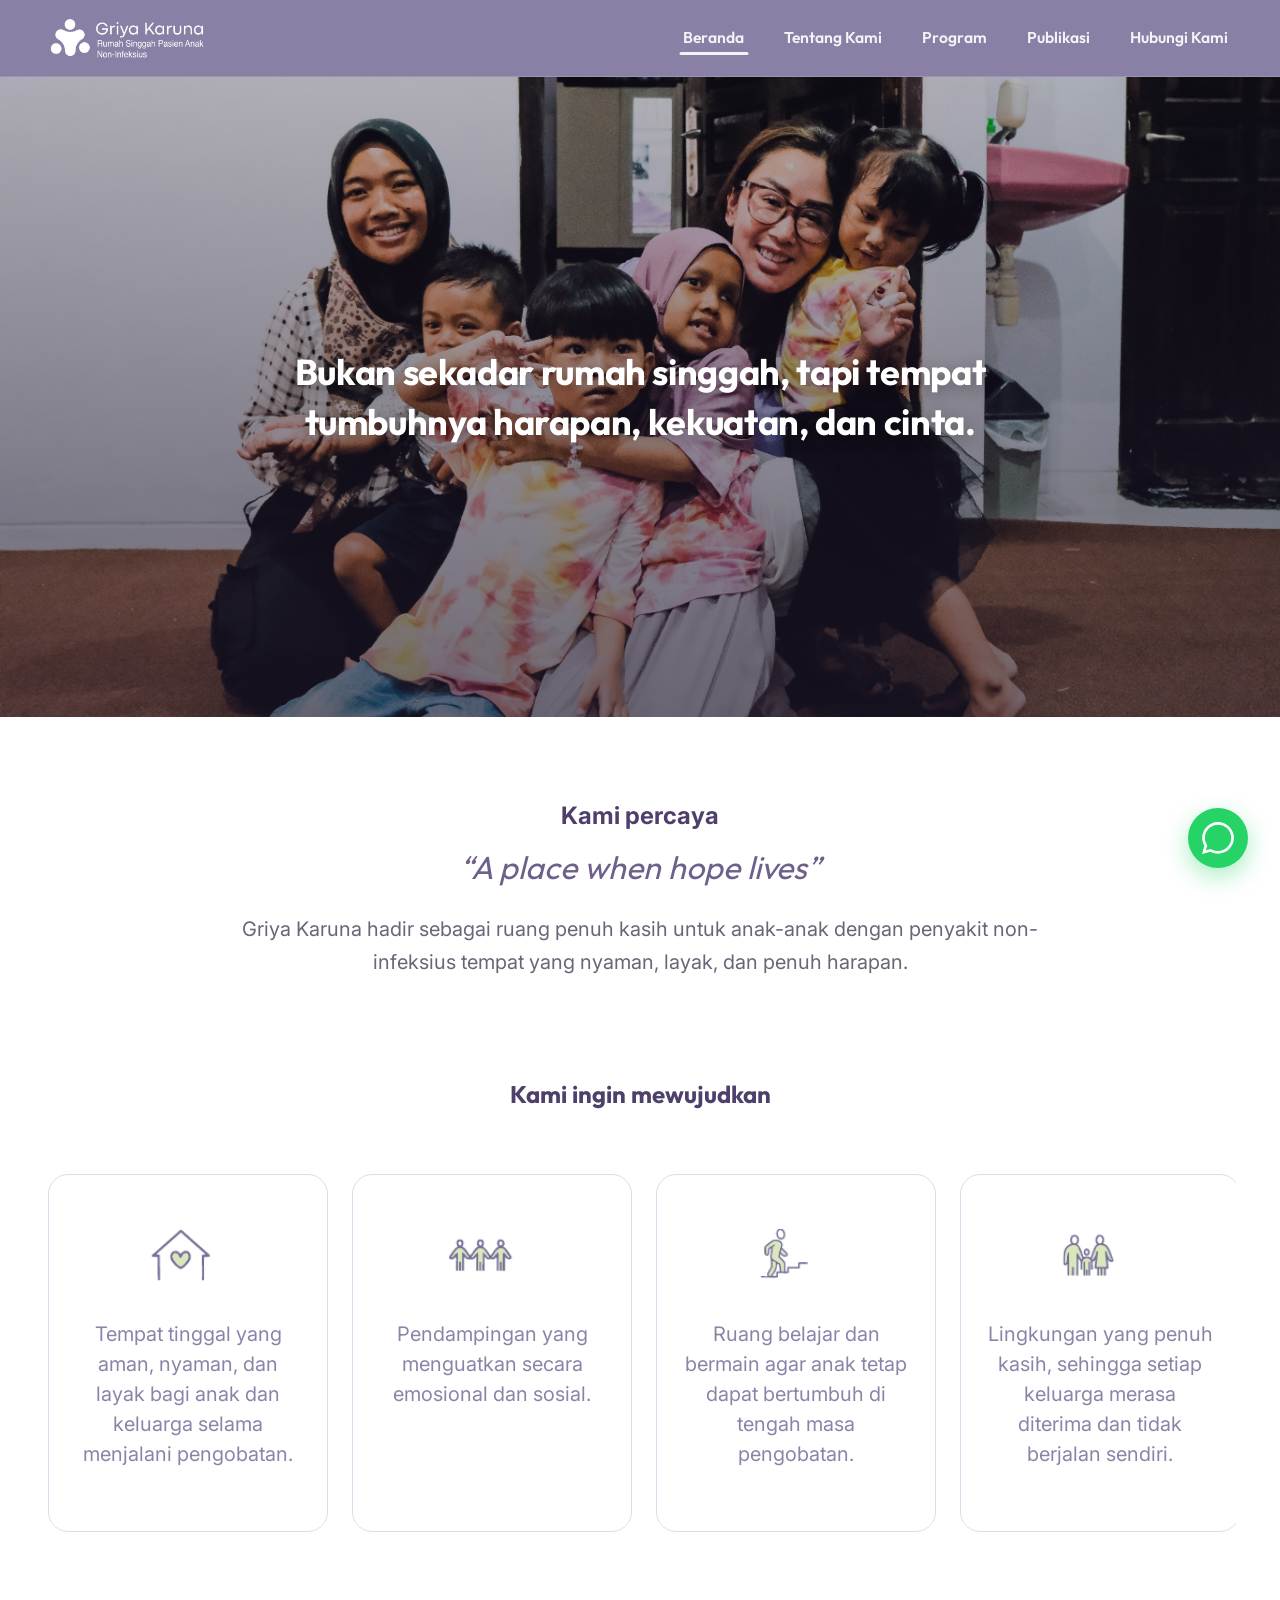
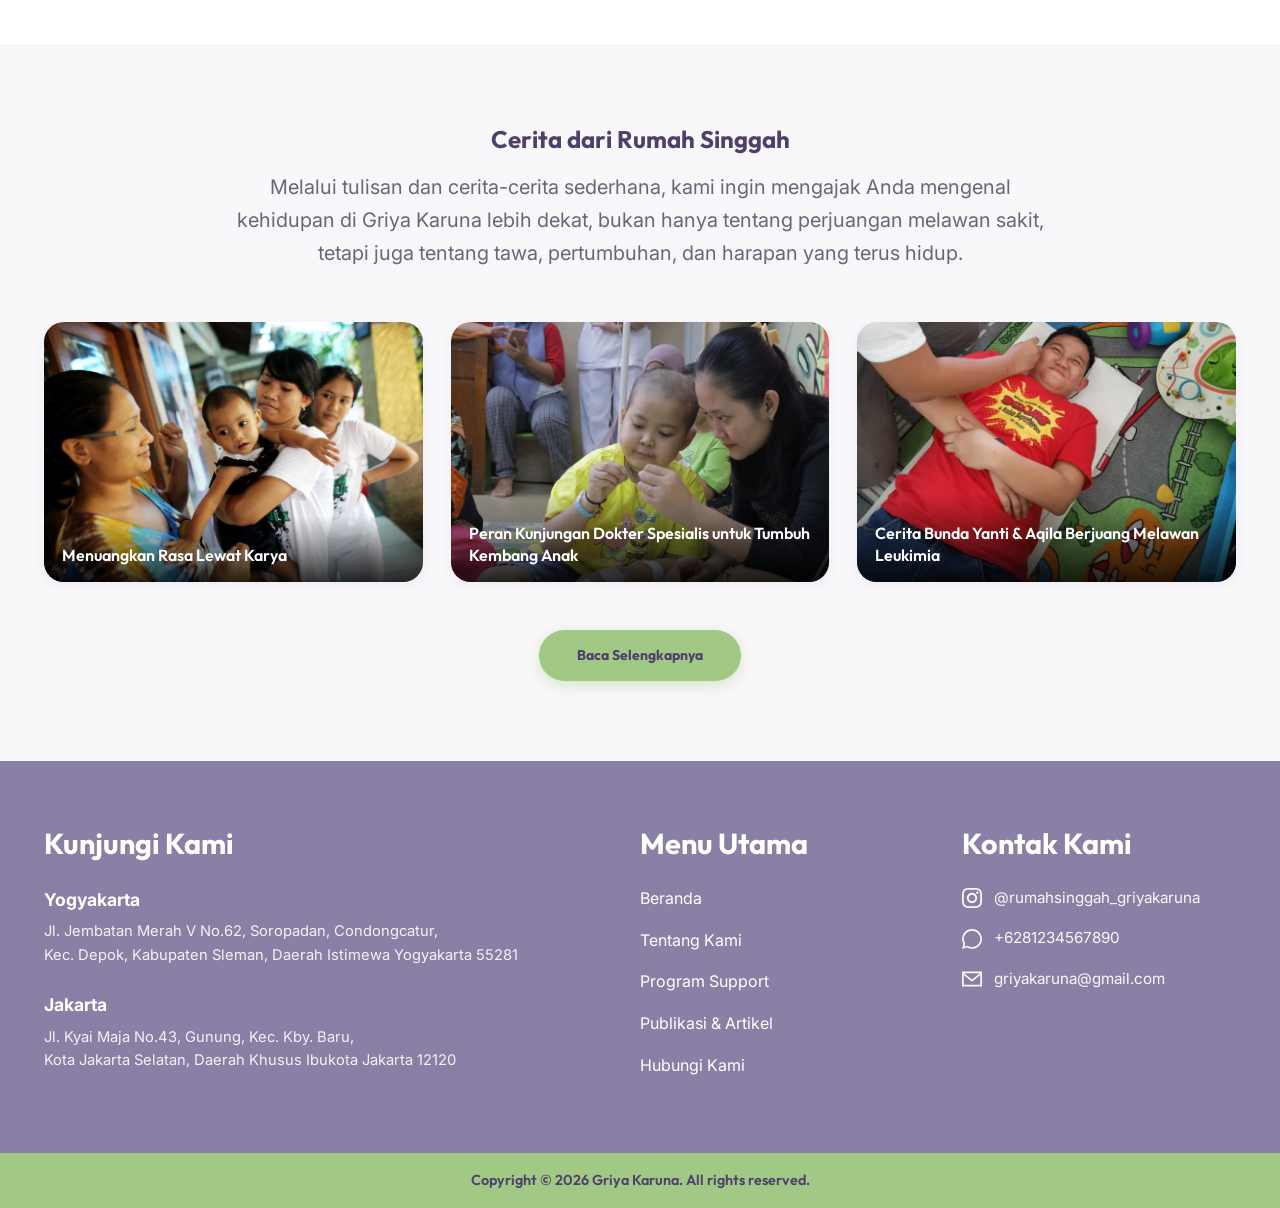
<file: index.html>
<!DOCTYPE html>
<html lang="id">
<head>
  <meta charset="UTF-8">
  <meta name="viewport" content="width=device-width, initial-scale=1.0">
  <title>Griya Karuna – Rumah Singgah Pasien Anak</title>
  <link rel="preconnect" href="https://fonts.googleapis.com">
  <link rel="preconnect" href="https://fonts.gstatic.com" crossorigin>
  <link href="https://fonts.googleapis.com/css2?family=Inter:wght@400;500;600;700&family=Outfit:ital,wght@0,500;0,600;0,700;1,400;1,600&display=swap" rel="stylesheet">
  <link rel="stylesheet" href="style.css">
  <script src="assets/js/navigation.js" defer></script>
  <script src="assets/js/drag-scroll.js" defer></script>
</head>
<body class="griyakaruna-theme">

  <!-- Header -->
  <header class="site-header">
    <div class="container header-container">
      <a href="index.html" class="site-logo">
        <img src="assets/images/logo_griyakaruna.webp" alt="Griya Karuna Logo" style="height: 48px; width: auto;" />
      </a>

      <nav class="main-navigation">
        <ul>
          <li class="current-menu-item"><a href="index.html">Beranda</a></li>
          <li><a href="tentang-kami.html">Tentang Kami</a></li>
          <li><a href="program.html">Program</a></li>
          <li><a href="publikasi.html">Publikasi</a></li>
          <li><a href="hubungi-kami.html">Hubungi Kami</a></li>
        </ul>
      </nav>

      <button class="mobile-nav-toggle" id="mobile-nav-toggle" aria-label="Open Navigation Menu">
        <svg fill="none" stroke="currentColor" viewBox="0 0 24 24" xmlns="http://www.w3.org/2000/svg">
          <path stroke-linecap="round" stroke-linejoin="round" stroke-width="2" d="M4 6h16M4 12h16M4 18h16"></path>
        </svg>
      </button>
    </div>
  </header>

  <!-- Mobile Drawer Overlay -->
  <div class="mobile-drawer-overlay" id="mobile-drawer-overlay"></div>
  <aside class="mobile-nav-drawer" id="mobile-nav-drawer">
    <div style="display: flex; justify-content: space-between; align-items: center; margin-bottom: 32px;">
      <span class="logo-title" style="font-size: 1.2rem;">Menu Navigation</span>
      <button id="mobile-nav-close" style="background: none; border: none; font-size: 1.5rem; cursor: pointer; color: var(--color-primary);">&times;</button>
    </div>
    <ul style="list-style: none; display: flex; flex-direction: column; gap: 20px; font-size: 1.1rem; font-weight: 600;">
      <li><a href="index.html">Beranda</a></li>
      <li><a href="tentang-kami.html">Tentang Kami</a></li>
      <li><a href="program.html">Program</a></li>
      <li><a href="publikasi.html">Publikasi</a></li>
      <li><a href="hubungi-kami.html">Hubungi Kami</a></li>
    </ul>
  </aside>

  <!-- Hero Section -->
  <section class="hero-section" style="min-height: 560px;">
    <img src="assets/images/hero_exact.webp" alt="Griya Karuna Hero" class="hero-bg-image" />
    <div class="hero-overlay"></div>
    <div class="container hero-content">
      <h1 class="hero-title">
        Bukan sekadar rumah singgah, tapi tempat tumbuhnya harapan, kekuatan, dan cinta.
      </h1>
    </div>
  </section>

  <!-- Vision Section -->
  <section class="section-vision" id="tentang-kami">
    <div class="container">
      <div class="vision-subtitle">Kami percaya</div>
      <h2 class="vision-heading">“A place when hope lives”</h2>
      <p class="vision-description">
        Griya Karuna hadir sebagai ruang penuh kasih untuk anak-anak dengan penyakit non-infeksius tempat yang nyaman, layak, dan penuh harapan.
      </p>
    </div>
  </section>

  <!-- Features Section ("Kami ingin mewujudkan") -->
  <section class="section-features" id="program">
    <div class="container">
      <h2 class="features-title">Kami ingin mewujudkan</h2>

      <div class="features-grid">
        <!-- Card 1 -->
        <div class="feature-card">
          <div class="feature-icon-wrapper">
            <img src="assets/images/icon1.png" alt="Akomodasi Icon" />
          </div>
          <p class="feature-text">
            Tempat tinggal yang aman, nyaman, dan layak bagi anak dan keluarga selama menjalani pengobatan.
          </p>
        </div>

        <!-- Card 2 -->
        <div class="feature-card">
          <div class="feature-icon-wrapper">
            <img src="assets/images/icon2.png" alt="Pendampingan Icon" />
          </div>
          <p class="feature-text">
            Pendampingan yang menguatkan secara emosional dan sosial.
          </p>
        </div>

        <!-- Card 3 -->
        <div class="feature-card">
          <div class="feature-icon-wrapper">
            <img src="assets/images/icon3.png" alt="Ruang Belajar Icon" />
          </div>
          <p class="feature-text">
            Ruang belajar dan bermain agar anak tetap dapat bertumbuh di tengah masa pengobatan.
          </p>
        </div>

        <!-- Card 4 -->
        <div class="feature-card">
          <div class="feature-icon-wrapper">
            <img src="assets/images/icon4.png" alt="Lingkungan Kasih Icon" />
          </div>
          <p class="feature-text">
            Lingkungan yang penuh kasih, sehingga setiap keluarga merasa diterima dan tidak berjalan sendiri.
          </p>
        </div>

        <!-- Card 5 -->
        <div class="feature-card">
          <div class="feature-icon-wrapper">
            <img src="assets/images/icon5.svg" alt="Dukungan Icon" />
          </div>
          <p class="feature-text">
            Kesempatan bagi semua orang untuk ikut mengambil bagian melalui waktu, tenaga, keahlian, maupun dukungan lainnya.
          </p>
        </div>
      </div>
    </div>
  </section>

  <!-- Stories Section ("Cerita dari Rumah Singgah") -->
  <section class="section-stories" id="publikasi">
    <div class="container">
      <div class="stories-header">
        <h2 class="stories-title">Cerita dari Rumah Singgah</h2>
        <p class="stories-subtitle">
          Melalui tulisan dan cerita-cerita sederhana, kami ingin mengajak Anda mengenal kehidupan di Griya Karuna lebih dekat, bukan hanya tentang perjuangan melawan sakit, tetapi juga tentang tawa, pertumbuhan, dan harapan yang terus hidup.
        </p>
      </div>

      <div class="stories-grid">
        <!-- Article Card 1 -->
        <article class="story-card">
          <div class="story-image-wrap">
            <img src="assets/images/story1.webp" alt="Menuangkan Rasa Lewat Karya" />
            <div class="story-overlay-title">Menuangkan Rasa Lewat Karya</div>
          </div>
        </article>

        <!-- Article Card 2 -->
        <article class="story-card">
          <div class="story-image-wrap">
            <img src="assets/images/story2.webp" alt="Peran Kunjungan Dokter Spesialis" />
            <div class="story-overlay-title">Peran Kunjungan Dokter Spesialis untuk Tumbuh Kembang Anak</div>
          </div>
        </article>

        <!-- Article Card 3 -->
        <article class="story-card">
          <div class="story-image-wrap">
            <img src="assets/images/story3.webp" alt="Cerita Bunda Yanti & Aqila" />
            <div class="story-overlay-title">Cerita Bunda Yanti & Aqila Berjuang Melawan Leukimia</div>
          </div>
        </article>
      </div>

      <div class="btn-container-center">
        <a href="publikasi.html" class="btn-primary-pill">Baca Selengkapnya</a>
      </div>
    </div>
  </section>

  <!-- Footer Section -->
  <footer class="site-footer" id="hubungi-kami">
    <div class="container footer-grid">
      <!-- Column 1: Locations -->
      <div>
        <h3 class="footer-heading">Kunjungi Kami</h3>
        
        <div class="location-item">
          <div class="location-title">Yogyakarta</div>
          <p class="location-address">
            Jl. Jembatan Merah V No.62, Soropadan, Condongcatur,<br>
            Kec. Depok, Kabupaten Sleman, Daerah Istimewa Yogyakarta 55281
          </p>
        </div>

        <div class="location-item">
          <div class="location-title">Jakarta</div>
          <p class="location-address">
            Jl. Kyai Maja No.43, Gunung, Kec. Kby. Baru,<br>
            Kota Jakarta Selatan, Daerah Khusus Ibukota Jakarta 12120
          </p>
        </div>
      </div>

      <!-- Column 2: Quick Links -->
      <div>
        <h3 class="footer-heading">Menu Utama</h3>
        <ul class="contact-list">
          <li><a href="index.html" style="color: #FFF; text-decoration: none;">Beranda</a></li>
          <li><a href="#tentang-kami" style="color: #FFF; text-decoration: none;">Tentang Kami</a></li>
          <li><a href="#program" style="color: #FFF; text-decoration: none;">Program Support</a></li>
          <li><a href="#publikasi" style="color: #FFF; text-decoration: none;">Publikasi & Artikel</a></li>
          <li><a href="#hubungi-kami" style="color: #FFF; text-decoration: none;">Hubungi Kami</a></li>
        </ul>
      </div>

      <!-- Column 3: Contact & Social Info -->
      <div>
        <h3 class="footer-heading">Kontak Kami</h3>
        <ul class="contact-list">
          <li class="contact-item">
            <svg viewBox="0 0 24 24"><path d="M12 2.163c3.204 0 3.584.012 4.85.07 3.252.148 4.771 1.691 4.919 4.919.058 1.265.069 1.645.069 4.849 0 3.205-.012 3.584-.069 4.849-.149 3.225-1.664 4.771-4.919 4.919-1.266.058-1.644.07-4.85.07-3.204 0-3.584-.012-4.849-.07-3.26-.149-4.771-1.699-4.919-4.92-.058-1.265-.07-1.644-.07-4.849 0-3.204.013-3.583.07-4.849.149-3.227 1.664-4.771 4.919-4.919 1.266-.057 1.645-.069 4.849-.069zm0-2.163c-3.259 0-3.667.014-4.947.072-4.358.2-6.78 2.618-6.98 6.98-.059 1.281-.073 1.689-.073 4.948 0 3.259.014 3.668.072 4.948.2 4.358 2.618 6.78 6.98 6.98 1.281.058 1.689.072 4.948.072 3.259 0 3.668-.014 4.948-.072 4.354-.2 6.782-2.618 6.979-6.98.059-1.28.073-1.689.073-4.948 0-3.259-.014-3.667-.072-4.947-.196-4.354-2.617-6.78-6.979-6.98-1.281-.059-1.69-.073-4.949-.073zm0 5.838c-3.403 0-6.162 2.759-6.162 6.162s2.759 6.163 6.162 6.163 6.162-2.759 6.162-6.163c0-3.403-2.759-6.162-6.162-6.162zm0 10.162c-2.209 0-4-1.79-4-4 0-2.209 1.791-4 4-4s4 1.791 4 4c0 2.21-1.791 4-4 4zm6.406-11.845c-.796 0-1.441.645-1.441 1.44s.645 1.44 1.441 1.44c.795 0 1.439-.645 1.439-1.44s-.644-1.44-1.439-1.44z"/></svg>
            <span>@rumahsinggah_griyakaruna</span>
          </li>
          <li class="contact-item">
            <svg viewBox="0 0 24 24"><path d="M.057 24l1.687-6.163c-1.041-1.804-1.588-3.849-1.587-5.946.003-6.556 5.338-11.891 11.893-11.891 3.181.001 6.167 1.24 8.413 3.488 2.245 2.248 3.481 5.236 3.48 8.414-.003 6.557-5.338 11.892-11.893 11.892-1.99-.001-3.951-.5-5.688-1.448l-6.305 1.654zm6.597-3.807c1.676.995 3.276 1.591 5.392 1.592 5.448 0 9.886-4.434 9.889-9.885.002-5.462-4.415-9.89-9.881-9.892-5.452 0-9.887 4.434-9.889 9.884-.001 2.225.651 3.891 1.746 5.634l-.999 3.648 3.742-.981z"/></svg>
            <span>+6281234567890</span>
          </li>
          <li class="contact-item">
            <svg viewBox="0 0 24 24"><path d="M0 3v18h24v-18h-24zm21.518 2l-9.518 7.713-9.518-7.713h19.036zm-19.518 14v-11.817l10 8.104 10-8.104v11.817h-20z"/></svg>
            <span>griyakaruna@gmail.com</span>
          </li>
        </ul>
      </div>
    </div>

    <div class="footer-bottom-bar">
      <div class="container">
        Copyright © 2026 Griya Karuna. All rights reserved.
      </div>
    </div>
  </footer>

  <!-- Floating WhatsApp Button -->
  <a href="https://wa.me/6281234567890" target="_blank" rel="noopener noreferrer" class="whatsapp-float" aria-label="Chat via WhatsApp">
    <svg viewBox="0 0 24 24">
      <path d="M.057 24l1.687-6.163c-1.041-1.804-1.588-3.849-1.587-5.946.003-6.556 5.338-11.891 11.893-11.891 3.181.001 6.167 1.24 8.413 3.488 2.245 2.248 3.481 5.236 3.48 8.414-.003 6.557-5.338 11.892-11.893 11.892-1.99-.001-3.951-.5-5.688-1.448l-6.305 1.654zm6.597-3.807c1.676.995 3.276 1.591 5.392 1.592 5.448 0 9.886-4.434 9.889-9.885.002-5.462-4.415-9.89-9.881-9.892-5.452 0-9.887 4.434-9.889 9.884-.001 2.225.651 3.891 1.746 5.634l-.999 3.648 3.742-.981z"/>
    </svg>
  </a>

</body>
</html>
</file>
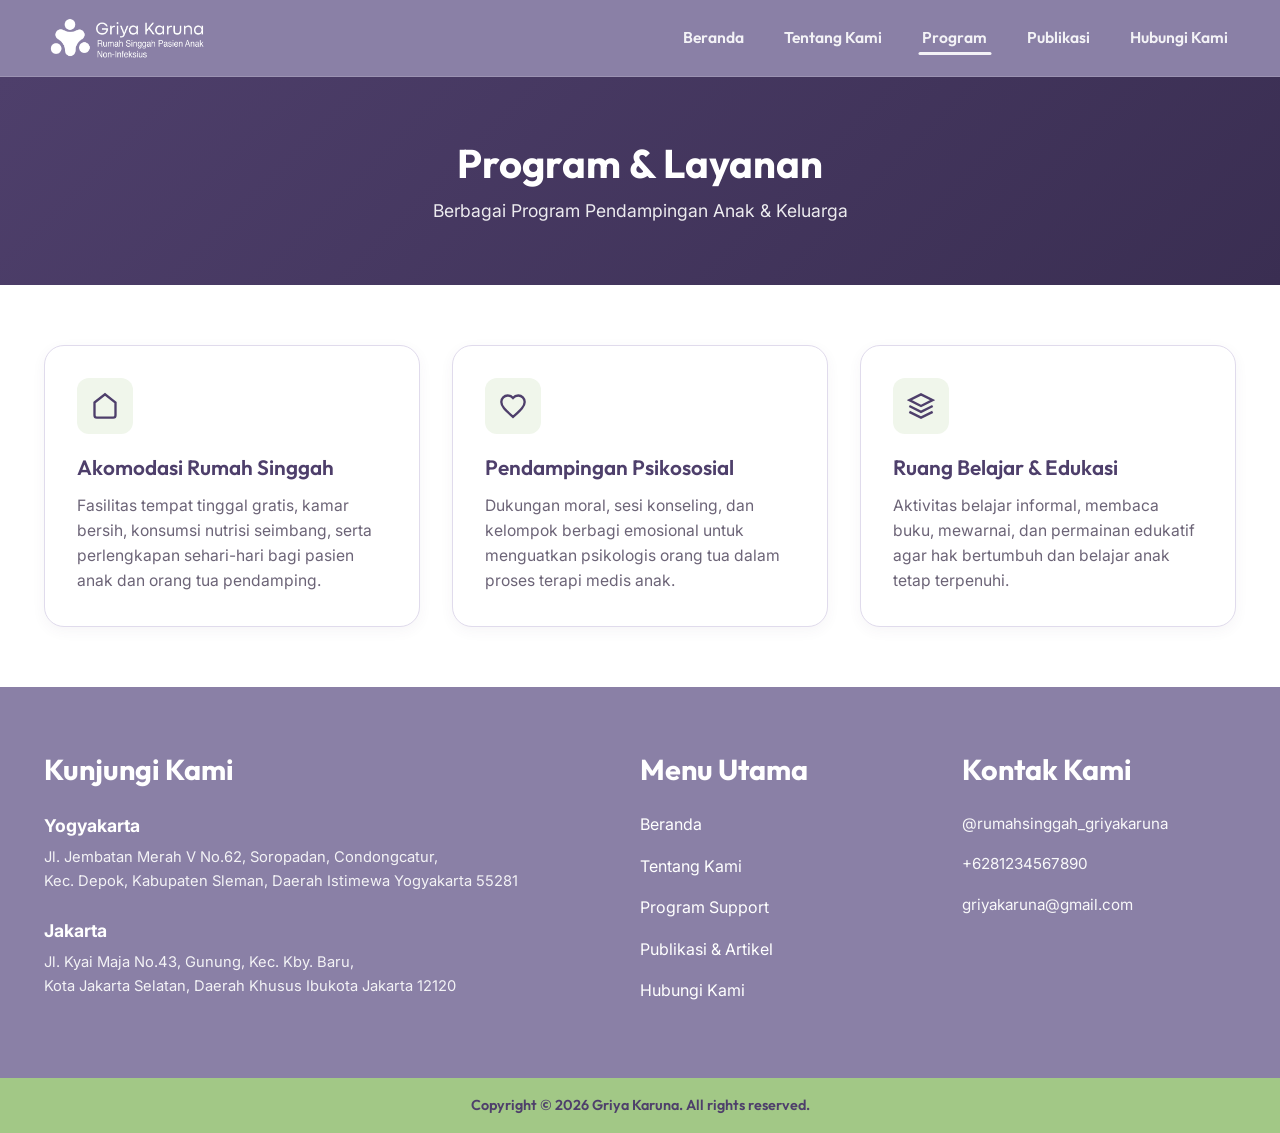
<file: program.html>
<!DOCTYPE html>
<html lang="id">
<head>
  <meta charset="UTF-8">
  <meta name="viewport" content="width=device-width, initial-scale=1.0">
  <title>Program – Griya Karuna</title>
  <link rel="preconnect" href="https://fonts.googleapis.com">
  <link rel="preconnect" href="https://fonts.gstatic.com" crossorigin>
  <link href="https://fonts.googleapis.com/css2?family=Inter:wght@400;500;600;700&family=Outfit:ital,wght@0,500;0,600;0,700;1,400;1,600&display=swap" rel="stylesheet">
  <link rel="stylesheet" href="style.css">
  <script src="assets/js/navigation.js" defer></script>
</head>
<body class="griyakaruna-theme">

  <header class="site-header">
    <div class="container header-container">
      <a href="index.html" class="site-logo">
        <img src="assets/images/logo_griyakaruna.webp" alt="Griya Karuna Logo" style="height: 48px; width: auto;" />
      </a>

      <nav class="main-navigation">
        <ul>
          <li><a href="index.html">Beranda</a></li>
          <li><a href="tentang-kami.html">Tentang Kami</a></li>
          <li class="current-menu-item"><a href="program.html">Program</a></li>
          <li><a href="publikasi.html">Publikasi</a></li>
          <li><a href="hubungi-kami.html">Hubungi Kami</a></li>
        </ul>
      </nav>

      <button class="mobile-nav-toggle" id="mobile-nav-toggle" aria-label="Open Navigation Menu">
        <svg fill="none" stroke="currentColor" viewBox="0 0 24 24" xmlns="http://www.w3.org/2000/svg">
          <path stroke-linecap="round" stroke-linejoin="round" stroke-width="2" d="M4 6h16M4 12h16M4 18h16"></path>
        </svg>
      </button>
    </div>
  </header>

  <div class="mobile-drawer-overlay" id="mobile-drawer-overlay"></div>
  <aside class="mobile-nav-drawer" id="mobile-nav-drawer">
    <div style="display: flex; justify-content: space-between; align-items: center; margin-bottom: 32px;">
      <span class="logo-title" style="font-size: 1.2rem;">Menu Navigation</span>
      <button id="mobile-nav-close" style="background: none; border: none; font-size: 1.5rem; cursor: pointer; color: var(--color-primary);">&times;</button>
    </div>
    <ul style="list-style: none; display: flex; flex-direction: column; gap: 20px; font-size: 1.1rem; font-weight: 600;">
      <li><a href="index.html">Beranda</a></li>
      <li><a href="tentang-kami.html">Tentang Kami</a></li>
      <li><a href="program.html">Program</a></li>
      <li><a href="publikasi.html">Publikasi</a></li>
      <li><a href="hubungi-kami.html">Hubungi Kami</a></li>
    </ul>
  </aside>

  <div class="page-header-banner">
    <div class="container">
      <h1>Program & Layanan</h1>
      <p style="font-size: 1.1rem; opacity: 0.9; margin-top: 8px;">Berbagai Program Pendampingan Anak & Keluarga</p>
    </div>
  </div>

  <section class="page-content-area">
    <div class="container">
      <div style="display: grid; grid-template-columns: repeat(3, 1fr); gap: 32px;">
        <div style="background: #FFF; border: 1px solid var(--color-border); border-radius: var(--border-radius-card); padding: 32px; box-shadow: var(--shadow-sm);">
          <div style="width: 56px; height: 56px; background: var(--color-accent-light); border-radius: 12px; display: flex; align-items: center; justify-content: center; margin-bottom: 20px;">
            <svg width="28" height="28" viewBox="0 0 24 24" fill="none" stroke="#4E3F6B" stroke-width="2"><path d="M3 9l9-7 9 7v11a2 2 0 0 1-2 2H5a2 2 0 0 1-2-2z"></path></svg>
          </div>
          <h3 style="font-size: 1.3rem; color: var(--color-primary); margin-bottom: 12px;">Akomodasi Rumah Singgah</h3>
          <p style="color: var(--color-text-muted); font-size: 0.98rem; line-height: 1.6;">
            Fasilitas tempat tinggal gratis, kamar bersih, konsumsi nutrisi seimbang, serta perlengkapan sehari-hari bagi pasien anak dan orang tua pendamping.
          </p>
        </div>

        <div style="background: #FFF; border: 1px solid var(--color-border); border-radius: var(--border-radius-card); padding: 32px; box-shadow: var(--shadow-sm);">
          <div style="width: 56px; height: 56px; background: var(--color-accent-light); border-radius: 12px; display: flex; align-items: center; justify-content: center; margin-bottom: 20px;">
            <svg width="28" height="28" viewBox="0 0 24 24" fill="none" stroke="#4E3F6B" stroke-width="2"><path d="M12 21.35l-1.45-1.32C5.4 15.36 2 12.28 2 8.5 2 5.42 4.42 3 7.5 3c1.74 0 3.41.81 4.5 2.09C13.09 3.81 14.76 3 16.5 3 19.58 3 22 5.42 22 8.5c0 3.78-3.4 6.86-8.55 11.54L12 21.35z"></path></svg>
          </div>
          <h3 style="font-size: 1.3rem; color: var(--color-primary); margin-bottom: 12px;">Pendampingan Psikososial</h3>
          <p style="color: var(--color-text-muted); font-size: 0.98rem; line-height: 1.6;">
            Dukungan moral, sesi konseling, dan kelompok berbagi emosional untuk menguatkan psikologis orang tua dalam proses terapi medis anak.
          </p>
        </div>

        <div style="background: #FFF; border: 1px solid var(--color-border); border-radius: var(--border-radius-card); padding: 32px; box-shadow: var(--shadow-sm);">
          <div style="width: 56px; height: 56px; background: var(--color-accent-light); border-radius: 12px; display: flex; align-items: center; justify-content: center; margin-bottom: 20px;">
            <svg width="28" height="28" viewBox="0 0 24 24" fill="none" stroke="#4E3F6B" stroke-width="2"><path d="M12 2L2 7l10 5 10-5-10-5zM2 17l10 5 10-5M2 12l10 5 10-5"></path></svg>
          </div>
          <h3 style="font-size: 1.3rem; color: var(--color-primary); margin-bottom: 12px;">Ruang Belajar & Edukasi</h3>
          <p style="color: var(--color-text-muted); font-size: 0.98rem; line-height: 1.6;">
            Aktivitas belajar informal, membaca buku, mewarnai, dan permainan edukatif agar hak bertumbuh dan belajar anak tetap terpenuhi.
          </p>
        </div>
      </div>
    </div>
  </section>

  <footer class="site-footer">
    <div class="container footer-grid">
      <div>
        <h3 class="footer-heading">Kunjungi Kami</h3>
        <div class="location-item">
          <div class="location-title">Yogyakarta</div>
          <p class="location-address">
            Jl. Jembatan Merah V No.62, Soropadan, Condongcatur,<br>
            Kec. Depok, Kabupaten Sleman, Daerah Istimewa Yogyakarta 55281
          </p>
        </div>
        <div class="location-item">
          <div class="location-title">Jakarta</div>
          <p class="location-address">
            Jl. Kyai Maja No.43, Gunung, Kec. Kby. Baru,<br>
            Kota Jakarta Selatan, Daerah Khusus Ibukota Jakarta 12120
          </p>
        </div>
      </div>
      <div>
        <h3 class="footer-heading">Menu Utama</h3>
        <ul class="contact-list">
          <li><a href="index.html" style="color: #FFF; text-decoration: none;">Beranda</a></li>
          <li><a href="tentang-kami.html" style="color: #FFF; text-decoration: none;">Tentang Kami</a></li>
          <li><a href="program.html" style="color: #FFF; text-decoration: none;">Program Support</a></li>
          <li><a href="publikasi.html" style="color: #FFF; text-decoration: none;">Publikasi & Artikel</a></li>
          <li><a href="hubungi-kami.html" style="color: #FFF; text-decoration: none;">Hubungi Kami</a></li>
        </ul>
      </div>
      <div>
        <h3 class="footer-heading">Kontak Kami</h3>
        <ul class="contact-list">
          <li class="contact-item"><span>@rumahsinggah_griyakaruna</span></li>
          <li class="contact-item"><span>+6281234567890</span></li>
          <li class="contact-item"><span>griyakaruna@gmail.com</span></li>
        </ul>
      </div>
    </div>
    <div class="footer-bottom-bar">
      <div class="container">Copyright © 2026 Griya Karuna. All rights reserved.</div>
    </div>
  </footer>

</body>
</html>
</file>
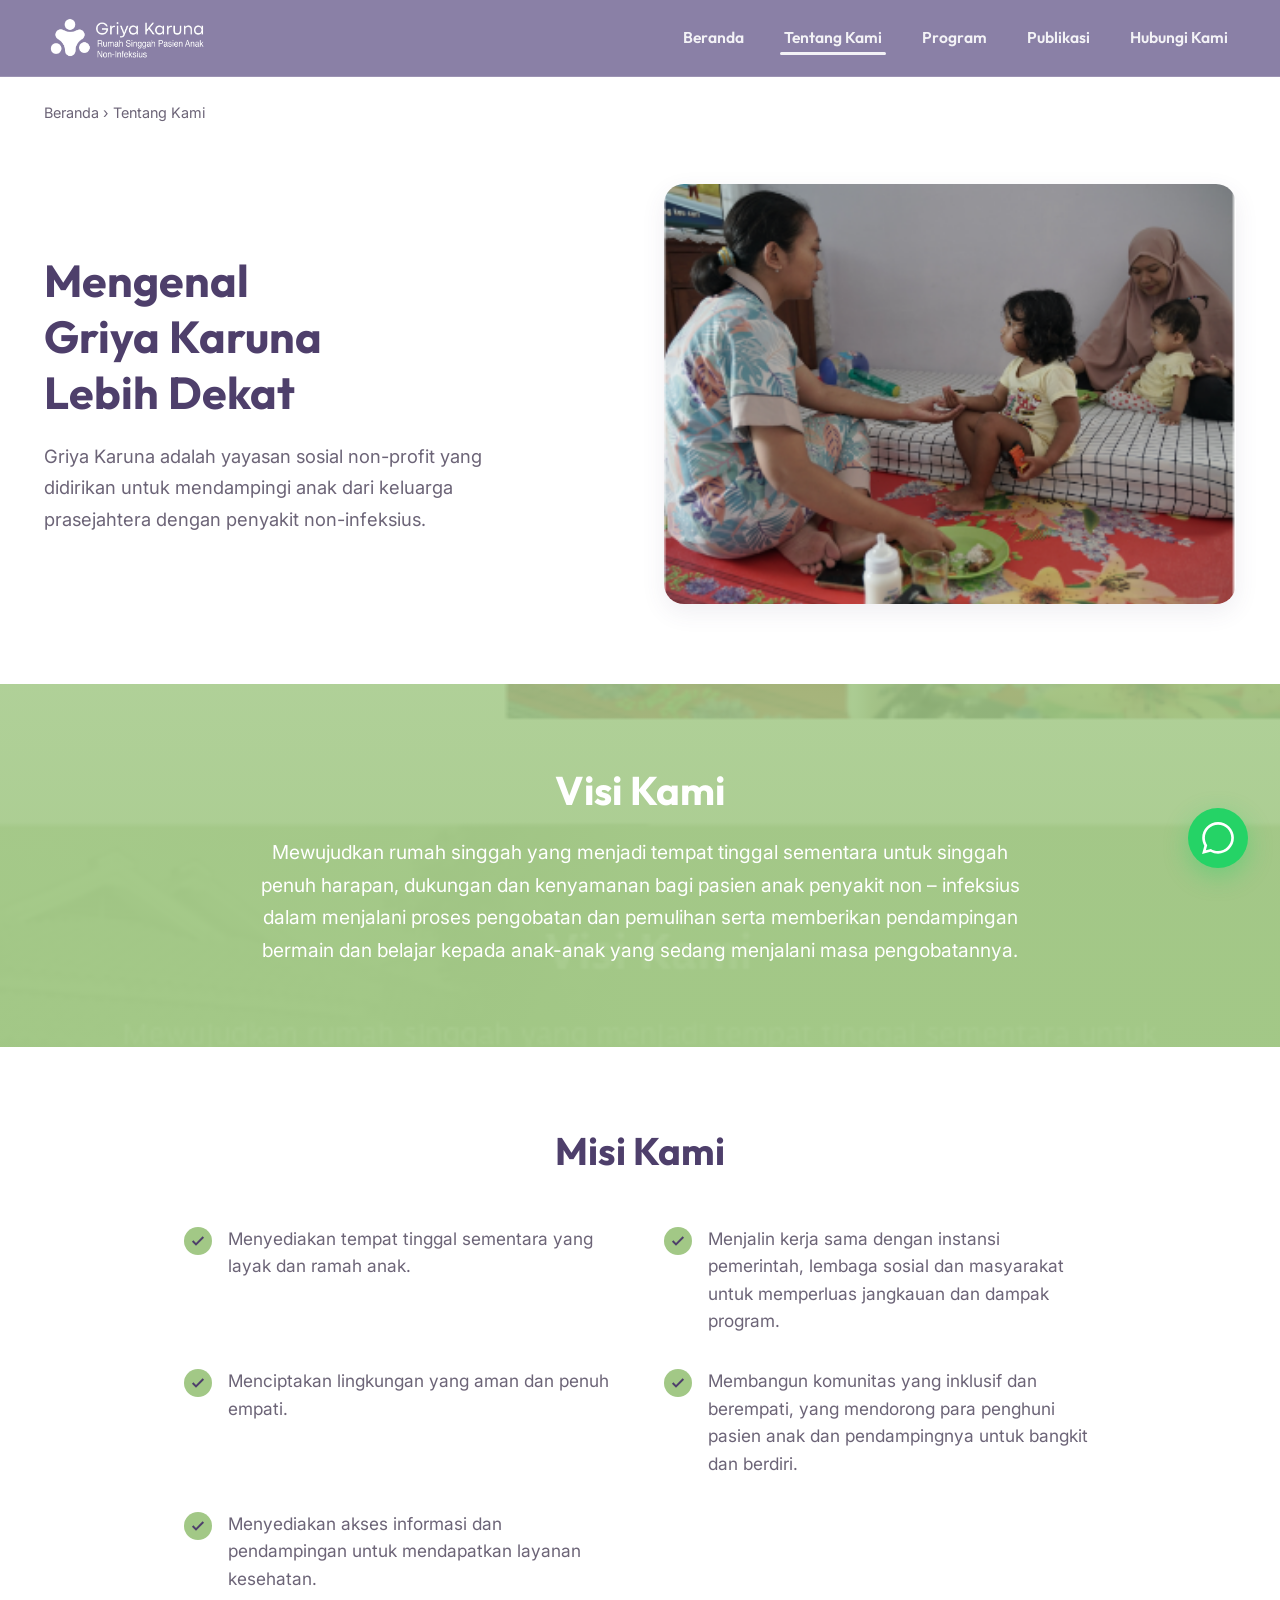
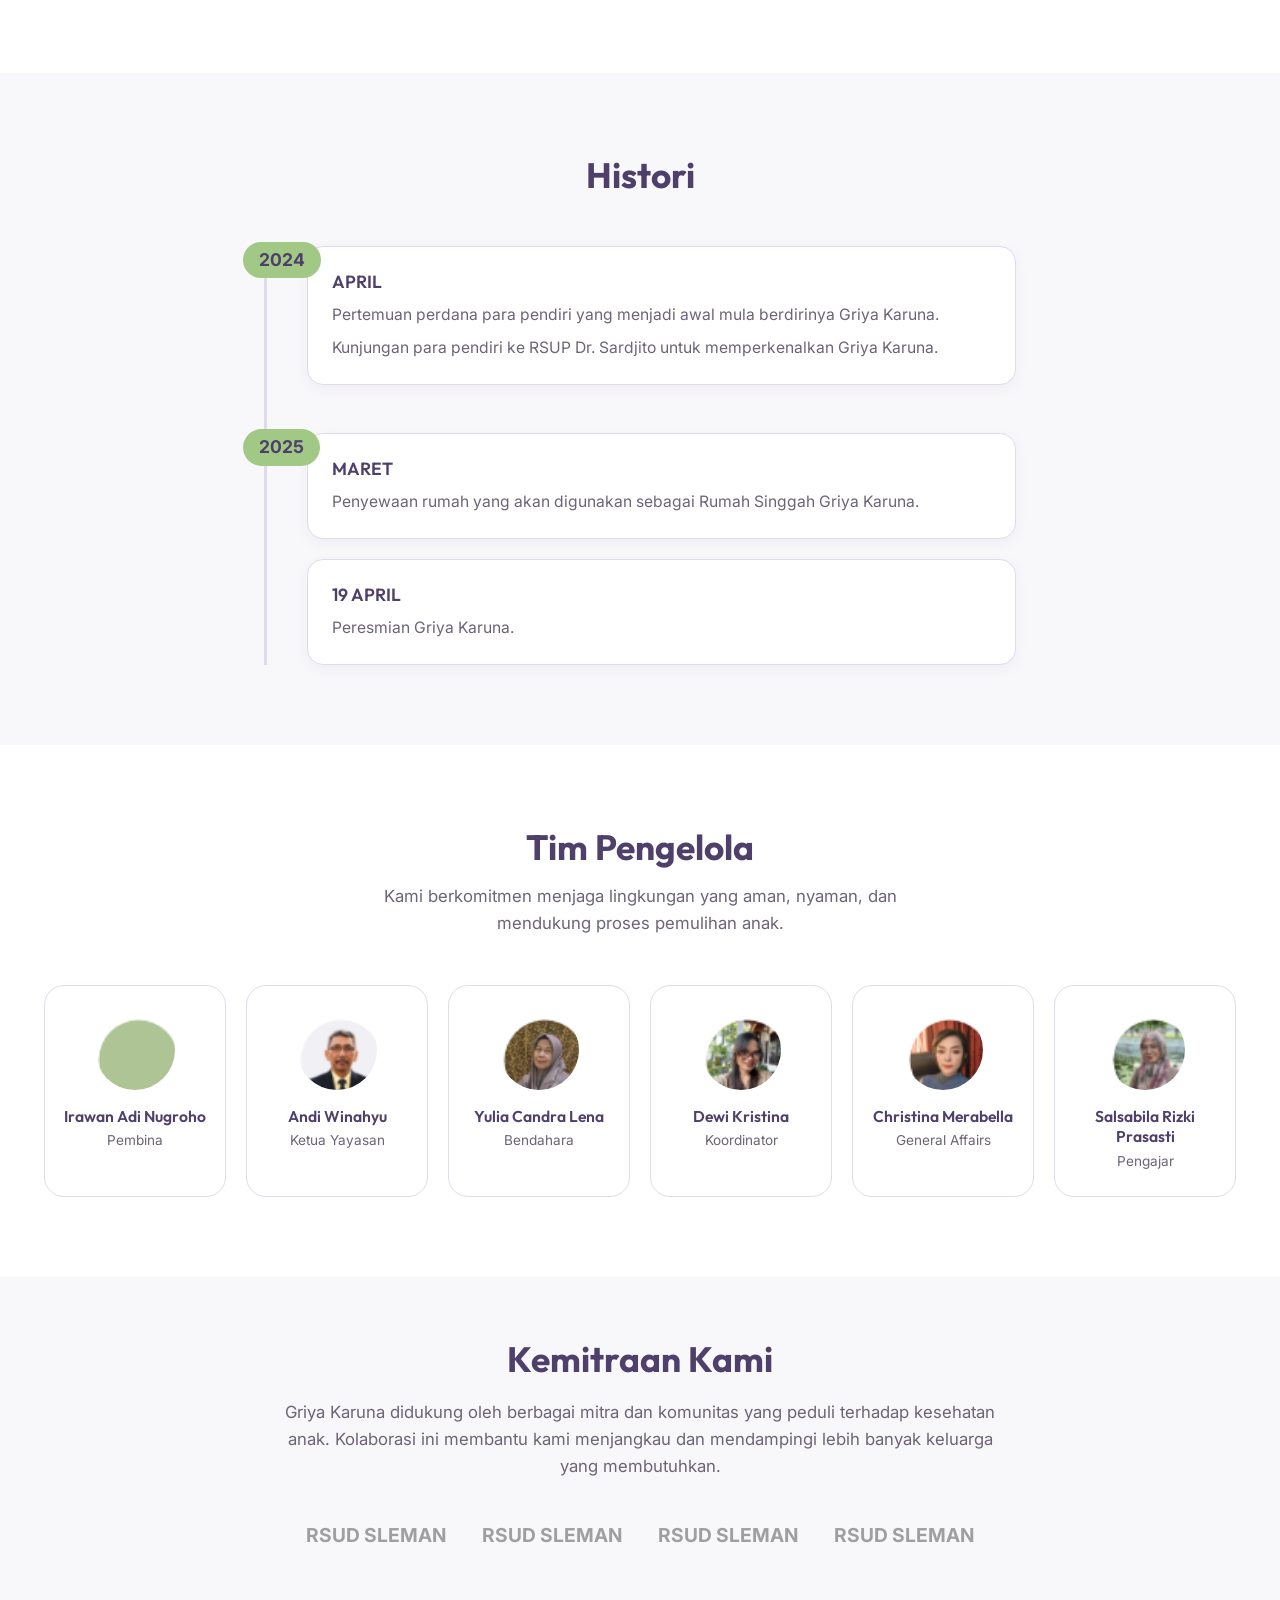
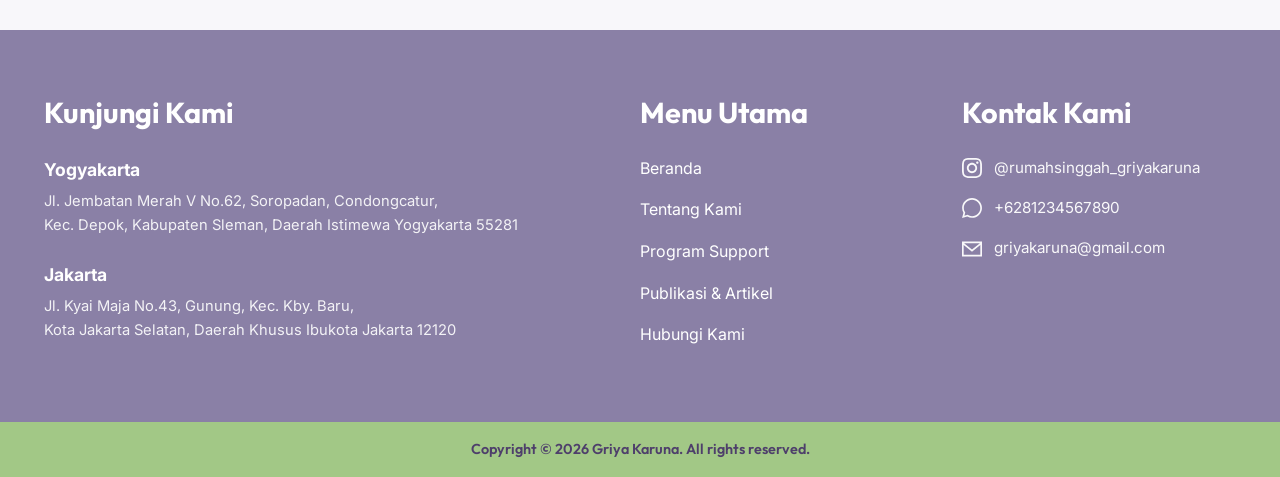
<file: tentang-kami.html>
<!DOCTYPE html>
<html lang="id">
<head>
  <meta charset="UTF-8">
  <meta name="viewport" content="width=device-width, initial-scale=1.0">
  <title>Tentang Kami – Griya Karuna</title>
  <link rel="preconnect" href="https://fonts.googleapis.com">
  <link rel="preconnect" href="https://fonts.gstatic.com" crossorigin>
  <link href="https://fonts.googleapis.com/css2?family=Inter:wght@400;500;600;700&family=Outfit:ital,wght@0,500;0,600;0,700;1,400;1,600&display=swap" rel="stylesheet">
  <link rel="stylesheet" href="style.css">
  <script src="assets/js/navigation.js" defer></script>
</head>
<body class="griyakaruna-theme">

  <!-- Header -->
  <header class="site-header">
    <div class="container header-container">
      <a href="index.html" class="site-logo">
        <img src="assets/images/logo_griyakaruna.webp" alt="Griya Karuna Logo" style="height: 48px; width: auto;" />
      </a>

      <nav class="main-navigation">
        <ul>
          <li><a href="index.html">Beranda</a></li>
          <li class="current-menu-item"><a href="tentang-kami.html">Tentang Kami</a></li>
          <li><a href="program.html">Program</a></li>
          <li><a href="publikasi.html">Publikasi</a></li>
          <li><a href="hubungi-kami.html">Hubungi Kami</a></li>
        </ul>
      </nav>

      <button class="mobile-nav-toggle" id="mobile-nav-toggle" aria-label="Open Navigation Menu">
        <svg fill="none" stroke="currentColor" viewBox="0 0 24 24" xmlns="http://www.w3.org/2000/svg">
          <path stroke-linecap="round" stroke-linejoin="round" stroke-width="2" d="M4 6h16M4 12h16M4 18h16"></path>
        </svg>
      </button>
    </div>
  </header>

  <!-- Mobile Drawer Overlay -->
  <div class="mobile-drawer-overlay" id="mobile-drawer-overlay"></div>
  <aside class="mobile-nav-drawer" id="mobile-nav-drawer">
    <div style="display: flex; justify-content: space-between; align-items: center; margin-bottom: 32px;">
      <span class="logo-title" style="font-size: 1.2rem;">Menu Navigation</span>
      <button id="mobile-nav-close" style="background: none; border: none; font-size: 1.5rem; cursor: pointer; color: var(--color-primary);">&times;</button>
    </div>
    <ul style="list-style: none; display: flex; flex-direction: column; gap: 20px; font-size: 1.1rem; font-weight: 600;">
      <li><a href="index.html">Beranda</a></li>
      <li><a href="tentang-kami.html">Tentang Kami</a></li>
      <li><a href="program.html">Program</a></li>
      <li><a href="publikasi.html">Publikasi</a></li>
      <li><a href="hubungi-kami.html">Hubungi Kami</a></li>
    </ul>
  </aside>

  <!-- Breadcrumb -->
  <div class="container" style="padding-top: 24px;">
    <nav style="font-size: 0.9rem; color: var(--color-text-muted);">
      <a href="index.html">Beranda</a> &rsaquo; <span>Tentang Kami</span>
    </nav>
  </div>

  <!-- Hero Section -->
  <section style="padding: 60px 0 80px; background-color: #FFFFFF;">
    <div class="container" style="display: grid; grid-template-columns: 1fr 1fr; gap: 48px; align-items: center;">
      <div>
        <h1 style="font-size: 2.8rem; font-weight: 700; color: var(--color-primary); line-height: 1.25; margin-bottom: 20px;">
          Mengenal<br>Griya Karuna<br>Lebih Dekat
        </h1>
        <p style="font-size: 1.15rem; color: var(--color-text-muted); line-height: 1.7; max-width: 480px;">
          Griya Karuna adalah yayasan sosial non-profit yang didirikan untuk mendampingi anak dari keluarga prasejahtera dengan penyakit non-infeksius.
        </p>
      </div>
      <div>
        <img src="assets/images/about_hero.png" alt="Mengenal Griya Karuna Lebih Dekat" style="border-radius: var(--border-radius-card); width: 100%; height: 420px; object-fit: cover; box-shadow: var(--shadow-md);" />
      </div>
    </div>
  </section>

  <!-- Visi Kami Section -->
  <section class="section-vision" style="background: linear-gradient(180deg, rgba(162, 200, 134, 0.85) 0%, rgba(162, 200, 134, 0.95) 100%), url('assets/images/about_vision_bg.png') center/cover; padding: 80px 0; color: #FFF; text-align: center;">
    <div class="container" style="max-width: 820px;">
      <h2 style="font-size: 2.5rem; font-weight: 700; color: #FFF; margin-bottom: 20px;">Visi Kami</h2>
      <p style="font-size: 1.2rem; line-height: 1.7; color: #FFF;">
        Mewujudkan rumah singgah yang menjadi tempat tinggal sementara untuk singgah penuh harapan, dukungan dan kenyamanan bagi pasien anak penyakit non – infeksius dalam menjalani proses pengobatan dan pemulihan serta memberikan pendampingan bermain dan belajar kepada anak-anak yang sedang menjalani masa pengobatannya.
      </p>
    </div>
  </section>

  <!-- Misi Kami Section -->
  <section style="padding: 80px 0; background-color: #FFFFFF;">
    <div class="container" style="max-width: 960px;">
      <h2 style="font-size: 2.4rem; font-weight: 700; color: var(--color-primary); text-align: center; margin-bottom: 48px;">Misi Kami</h2>
      <div style="display: grid; grid-template-columns: 1fr 1fr; gap: 32px 48px;">
        <div style="display: flex; gap: 16px; align-items: flex-start;">
          <div style="width: 28px; height: 28px; background: var(--color-accent); border-radius: 50%; display: flex; align-items: center; justify-content: center; flex-shrink: 0; margin-top: 2px;">
            <svg width="16" height="16" viewBox="0 0 24 24" fill="none" stroke="#4E3F6B" stroke-width="3"><polyline points="20 6 9 17 4 12"></polyline></svg>
          </div>
          <p style="font-size: 1.08rem; color: var(--color-text-muted); line-height: 1.6;">
            Menyediakan tempat tinggal sementara yang layak dan ramah anak.
          </p>
        </div>
        <div style="display: flex; gap: 16px; align-items: flex-start;">
          <div style="width: 28px; height: 28px; background: var(--color-accent); border-radius: 50%; display: flex; align-items: center; justify-content: center; flex-shrink: 0; margin-top: 2px;">
            <svg width="16" height="16" viewBox="0 0 24 24" fill="none" stroke="#4E3F6B" stroke-width="3"><polyline points="20 6 9 17 4 12"></polyline></svg>
          </div>
          <p style="font-size: 1.08rem; color: var(--color-text-muted); line-height: 1.6;">
            Menjalin kerja sama dengan instansi pemerintah, lembaga sosial dan masyarakat untuk memperluas jangkauan dan dampak program.
          </p>
        </div>
        <div style="display: flex; gap: 16px; align-items: flex-start;">
          <div style="width: 28px; height: 28px; background: var(--color-accent); border-radius: 50%; display: flex; align-items: center; justify-content: center; flex-shrink: 0; margin-top: 2px;">
            <svg width="16" height="16" viewBox="0 0 24 24" fill="none" stroke="#4E3F6B" stroke-width="3"><polyline points="20 6 9 17 4 12"></polyline></svg>
          </div>
          <p style="font-size: 1.08rem; color: var(--color-text-muted); line-height: 1.6;">
            Menciptakan lingkungan yang aman dan penuh empati.
          </p>
        </div>
        <div style="display: flex; gap: 16px; align-items: flex-start;">
          <div style="width: 28px; height: 28px; background: var(--color-accent); border-radius: 50%; display: flex; align-items: center; justify-content: center; flex-shrink: 0; margin-top: 2px;">
            <svg width="16" height="16" viewBox="0 0 24 24" fill="none" stroke="#4E3F6B" stroke-width="3"><polyline points="20 6 9 17 4 12"></polyline></svg>
          </div>
          <p style="font-size: 1.08rem; color: var(--color-text-muted); line-height: 1.6;">
            Membangun komunitas yang inklusif dan berempati, yang mendorong para penghuni pasien anak dan pendampingnya untuk bangkit dan berdiri.
          </p>
        </div>
        <div style="display: flex; gap: 16px; align-items: flex-start; grid-column: span 2; max-width: 440px;">
          <div style="width: 28px; height: 28px; background: var(--color-accent); border-radius: 50%; display: flex; align-items: center; justify-content: center; flex-shrink: 0; margin-top: 2px;">
            <svg width="16" height="16" viewBox="0 0 24 24" fill="none" stroke="#4E3F6B" stroke-width="3"><polyline points="20 6 9 17 4 12"></polyline></svg>
          </div>
          <p style="font-size: 1.08rem; color: var(--color-text-muted); line-height: 1.6;">
            Menyediakan akses informasi dan pendampingan untuk mendapatkan layanan kesehatan.
          </p>
        </div>
      </div>
    </div>
  </section>

  <!-- Histori Timeline Section -->
  <section style="padding: 80px 0; background-color: var(--color-bg-light);">
    <div class="container" style="max-width: 800px;">
      <h2 style="font-size: 2.2rem; font-weight: 700; color: var(--color-primary); text-align: center; margin-bottom: 48px;">Histori</h2>

      <div style="position: relative; padding-left: 40px; border-left: 3px solid var(--color-border);">
        <!-- 2024 -->
        <div style="position: relative; margin-bottom: 48px;">
          <span style="position: absolute; left: -64px; top: -4px; background: var(--color-accent); color: var(--color-primary); font-weight: 700; padding: 4px 16px; border-radius: 20px; font-size: 1.1rem;">2024</span>
          <div style="background: #FFF; border-radius: 16px; border: 1px solid var(--color-border); padding: 24px; box-shadow: var(--shadow-sm);">
            <h4 style="color: var(--color-primary); font-size: 1.1rem; margin-bottom: 8px;">APRIL</h4>
            <p style="color: var(--color-text-muted); font-size: 0.98rem; line-height: 1.6; margin-bottom: 8px;">Pertemuan perdana para pendiri yang menjadi awal mula berdirinya Griya Karuna.</p>
            <p style="color: var(--color-text-muted); font-size: 0.98rem; line-height: 1.6;">Kunjungan para pendiri ke RSUP Dr. Sardjito untuk memperkenalkan Griya Karuna.</p>
          </div>
        </div>

        <!-- 2025 -->
        <div style="position: relative;">
          <span style="position: absolute; left: -64px; top: -4px; background: var(--color-accent); color: var(--color-primary); font-weight: 700; padding: 4px 16px; border-radius: 20px; font-size: 1.1rem;">2025</span>
          <div style="display: flex; flex-direction: column; gap: 20px;">
            <div style="background: #FFF; border-radius: 16px; border: 1px solid var(--color-border); padding: 24px; box-shadow: var(--shadow-sm);">
              <h4 style="color: var(--color-primary); font-size: 1.1rem; margin-bottom: 8px;">MARET</h4>
              <p style="color: var(--color-text-muted); font-size: 0.98rem; line-height: 1.6;">Penyewaan rumah yang akan digunakan sebagai Rumah Singgah Griya Karuna.</p>
            </div>
            <div style="background: #FFF; border-radius: 16px; border: 1px solid var(--color-border); padding: 24px; box-shadow: var(--shadow-sm);">
              <h4 style="color: var(--color-primary); font-size: 1.1rem; margin-bottom: 8px;">19 APRIL</h4>
              <p style="color: var(--color-text-muted); font-size: 0.98rem; line-height: 1.6;">Peresmian Griya Karuna.</p>
            </div>
          </div>
        </div>
      </div>
    </div>
  </section>

  <!-- Tim Pengelola Section -->
  <section style="padding: 80px 0; background-color: #FFFFFF;">
    <div class="container">
      <div style="text-align: center; max-width: 600px; margin: 0 auto 48px;">
        <h2 style="font-size: 2.2rem; font-weight: 700; color: var(--color-primary); margin-bottom: 12px;">Tim Pengelola</h2>
        <p style="font-size: 1.05rem; color: var(--color-text-muted);">Kami berkomitmen menjaga lingkungan yang aman, nyaman, dan mendukung proses pemulihan anak.</p>
      </div>

      <div style="display: grid; grid-template-columns: repeat(6, 1fr); gap: 20px;">
        <!-- Member 1 -->
        <div style="background: #FFF; border: 1px solid var(--color-border); border-radius: var(--border-radius-card); padding: 24px 12px; text-align: center;">
          <img src="assets/images/team1.png" style="width: 80px; height: 80px; border-radius: 50%; object-fit: cover; margin: 0 auto 16px;" alt="Irawan Adi Nugroho" />
          <h4 style="font-size: 0.98rem; color: var(--color-primary); margin-bottom: 4px;">Irawan Adi Nugroho</h4>
          <p style="font-size: 0.85rem; color: var(--color-text-muted);">Pembina</p>
        </div>
        <!-- Member 2 -->
        <div style="background: #FFF; border: 1px solid var(--color-border); border-radius: var(--border-radius-card); padding: 24px 12px; text-align: center;">
          <img src="assets/images/team2.png" style="width: 80px; height: 80px; border-radius: 50%; object-fit: cover; margin: 0 auto 16px;" alt="Andi Winahyu" />
          <h4 style="font-size: 0.98rem; color: var(--color-primary); margin-bottom: 4px;">Andi Winahyu</h4>
          <p style="font-size: 0.85rem; color: var(--color-text-muted);">Ketua Yayasan</p>
        </div>
        <!-- Member 3 -->
        <div style="background: #FFF; border: 1px solid var(--color-border); border-radius: var(--border-radius-card); padding: 24px 12px; text-align: center;">
          <img src="assets/images/team3.png" style="width: 80px; height: 80px; border-radius: 50%; object-fit: cover; margin: 0 auto 16px;" alt="Yulia Candra Lena" />
          <h4 style="font-size: 0.98rem; color: var(--color-primary); margin-bottom: 4px;">Yulia Candra Lena</h4>
          <p style="font-size: 0.85rem; color: var(--color-text-muted);">Bendahara</p>
        </div>
        <!-- Member 4 -->
        <div style="background: #FFF; border: 1px solid var(--color-border); border-radius: var(--border-radius-card); padding: 24px 12px; text-align: center;">
          <img src="assets/images/team4.png" style="width: 80px; height: 80px; border-radius: 50%; object-fit: cover; margin: 0 auto 16px;" alt="Dewi Kristina" />
          <h4 style="font-size: 0.98rem; color: var(--color-primary); margin-bottom: 4px;">Dewi Kristina</h4>
          <p style="font-size: 0.85rem; color: var(--color-text-muted);">Koordinator</p>
        </div>
        <!-- Member 5 -->
        <div style="background: #FFF; border: 1px solid var(--color-border); border-radius: var(--border-radius-card); padding: 24px 12px; text-align: center;">
          <img src="assets/images/team5.png" style="width: 80px; height: 80px; border-radius: 50%; object-fit: cover; margin: 0 auto 16px;" alt="Christina Merabella" />
          <h4 style="font-size: 0.98rem; color: var(--color-primary); margin-bottom: 4px;">Christina Merabella</h4>
          <p style="font-size: 0.85rem; color: var(--color-text-muted);">General Affairs</p>
        </div>
        <!-- Member 6 -->
        <div style="background: #FFF; border: 1px solid var(--color-border); border-radius: var(--border-radius-card); padding: 24px 12px; text-align: center;">
          <img src="assets/images/team6.png" style="width: 80px; height: 80px; border-radius: 50%; object-fit: cover; margin: 0 auto 16px;" alt="Salsabila Rizki Prasasti" />
          <h4 style="font-size: 0.98rem; color: var(--color-primary); margin-bottom: 4px;">Salsabila Rizki Prasasti</h4>
          <p style="font-size: 0.85rem; color: var(--color-text-muted);">Pengajar</p>
        </div>
      </div>
    </div>
  </section>

  <!-- Kemitraan Kami Section -->
  <section style="padding: 60px 0 80px; background-color: var(--color-bg-light);">
    <div class="container text-center" style="text-align: center;">
      <h2 style="font-size: 2.2rem; font-weight: 700; color: var(--color-primary); margin-bottom: 16px;">Kemitraan Kami</h2>
      <p style="font-size: 1.05rem; color: var(--color-text-muted); max-width: 720px; margin: 0 auto 40px; line-height: 1.6;">
        Griya Karuna didukung oleh berbagai mitra dan komunitas yang peduli terhadap kesehatan anak. Kolaborasi ini membantu kami menjangkau dan mendampingi lebih banyak keluarga yang membutuhkan.
      </p>
      
      <div style="display: flex; justify-content: center; gap: 36px; opacity: 0.6; flex-wrap: wrap;">
        <div style="font-weight: bold; font-size: 1.2rem; color: #666;">RSUD SLEMAN</div>
        <div style="font-weight: bold; font-size: 1.2rem; color: #666;">RSUD SLEMAN</div>
        <div style="font-weight: bold; font-size: 1.2rem; color: #666;">RSUD SLEMAN</div>
        <div style="font-weight: bold; font-size: 1.2rem; color: #666;">RSUD SLEMAN</div>
      </div>
    </div>
  </section>

  <!-- Footer Section -->
  <footer class="site-footer">
    <div class="container footer-grid">
      <!-- Column 1: Locations -->
      <div>
        <h3 class="footer-heading">Kunjungi Kami</h3>
        
        <div class="location-item">
          <div class="location-title">Yogyakarta</div>
          <p class="location-address">
            Jl. Jembatan Merah V No.62, Soropadan, Condongcatur,<br>
            Kec. Depok, Kabupaten Sleman, Daerah Istimewa Yogyakarta 55281
          </p>
        </div>

        <div class="location-item">
          <div class="location-title">Jakarta</div>
          <p class="location-address">
            Jl. Kyai Maja No.43, Gunung, Kec. Kby. Baru,<br>
            Kota Jakarta Selatan, Daerah Khusus Ibukota Jakarta 12120
          </p>
        </div>
      </div>

      <!-- Column 2: Quick Links -->
      <div>
        <h3 class="footer-heading">Menu Utama</h3>
        <ul class="contact-list">
          <li><a href="index.html" style="color: #FFF; text-decoration: none;">Beranda</a></li>
          <li><a href="tentang-kami.html" style="color: #FFF; text-decoration: none;">Tentang Kami</a></li>
          <li><a href="program.html" style="color: #FFF; text-decoration: none;">Program Support</a></li>
          <li><a href="publikasi.html" style="color: #FFF; text-decoration: none;">Publikasi & Artikel</a></li>
          <li><a href="hubungi-kami.html" style="color: #FFF; text-decoration: none;">Hubungi Kami</a></li>
        </ul>
      </div>

      <!-- Column 3: Contact & Social Info -->
      <div>
        <h3 class="footer-heading">Kontak Kami</h3>
        <ul class="contact-list">
          <li class="contact-item">
            <svg viewBox="0 0 24 24"><path d="M12 2.163c3.204 0 3.584.012 4.85.07 3.252.148 4.771 1.691 4.919 4.919.058 1.265.069 1.645.069 4.849 0 3.205-.012 3.584-.069 4.849-.149 3.225-1.664 4.771-4.919 4.919-1.266.058-1.644.07-4.85.07-3.204 0-3.584-.012-4.849-.07-3.26-.149-4.771-1.699-4.919-4.92-.058-1.265-.07-1.644-.07-4.849 0-3.204.013-3.583.07-4.849.149-3.227 1.664-4.771 4.919-4.919 1.266-.057 1.645-.069 4.849-.069zm0-2.163c-3.259 0-3.667.014-4.947.072-4.358.2-6.78 2.618-6.98 6.98-.059 1.281-.073 1.689-.073 4.948 0 3.259.014 3.668.072 4.948.2 4.358 2.618 6.78 6.98 6.98 1.281.058 1.689.072 4.948.072 3.259 0 3.668-.014 4.948-.072 4.354-.2 6.782-2.618 6.979-6.98.059-1.28.073-1.689.073-4.948 0-3.259-.014-3.667-.072-4.947-.196-4.354-2.617-6.78-6.979-6.98-1.281-.059-1.69-.073-4.949-.073zm0 5.838c-3.403 0-6.162 2.759-6.162 6.162s2.759 6.163 6.162 6.163 6.162-2.759 6.162-6.163c0-3.403-2.759-6.162-6.162-6.162zm0 10.162c-2.209 0-4-1.79-4-4 0-2.209 1.791-4 4-4s4 1.791 4 4c0 2.21-1.791 4-4 4zm6.406-11.845c-.796 0-1.441.645-1.441 1.44s.645 1.44 1.441 1.44c.795 0 1.439-.645 1.439-1.44s-.644-1.44-1.439-1.44z"/></svg>
            <span>@rumahsinggah_griyakaruna</span>
          </li>
          <li class="contact-item">
            <svg viewBox="0 0 24 24"><path d="M.057 24l1.687-6.163c-1.041-1.804-1.588-3.849-1.587-5.946.003-6.556 5.338-11.891 11.893-11.891 3.181.001 6.167 1.24 8.413 3.488 2.245 2.248 3.481 5.236 3.48 8.414-.003 6.557-5.338 11.892-11.893 11.892-1.99-.001-3.951-.5-5.688-1.448l-6.305 1.654zm6.597-3.807c1.676.995 3.276 1.591 5.392 1.592 5.448 0 9.886-4.434 9.889-9.885.002-5.462-4.415-9.89-9.881-9.892-5.452 0-9.887 4.434-9.889 9.884-.001 2.225.651 3.891 1.746 5.634l-.999 3.648 3.742-.981z"/></svg>
            <span>+6281234567890</span>
          </li>
          <li class="contact-item">
            <svg viewBox="0 0 24 24"><path d="M0 3v18h24v-18h-24zm21.518 2l-9.518 7.713-9.518-7.713h19.036zm-19.518 14v-11.817l10 8.104 10-8.104v11.817h-20z"/></svg>
            <span>griyakaruna@gmail.com</span>
          </li>
        </ul>
      </div>
    </div>

    <div class="footer-bottom-bar">
      <div class="container">
        Copyright © 2026 Griya Karuna. All rights reserved.
      </div>
    </div>
  </footer>

  <!-- Floating WhatsApp Button -->
  <a href="https://wa.me/6281234567890" target="_blank" rel="noopener noreferrer" class="whatsapp-float" aria-label="Chat via WhatsApp">
    <svg viewBox="0 0 24 24">
      <path d="M.057 24l1.687-6.163c-1.041-1.804-1.588-3.849-1.587-5.946.003-6.556 5.338-11.891 11.893-11.891 3.181.001 6.167 1.24 8.413 3.488 2.245 2.248 3.481 5.236 3.48 8.414-.003 6.557-5.338 11.892-11.893 11.892-1.99-.001-3.951-.5-5.688-1.448l-6.305 1.654zm6.597-3.807c1.676.995 3.276 1.591 5.392 1.592 5.448 0 9.886-4.434 9.889-9.885.002-5.462-4.415-9.89-9.881-9.892-5.452 0-9.887 4.434-9.889 9.884-.001 2.225.651 3.891 1.746 5.634l-.999 3.648 3.742-.981z"/>
    </svg>
  </a>

</body>
</html>
</file>
<file: style.css>
/*
Theme Name: Griya Karuna
Theme URI: https://griyakaruna.or.id
Author: Antigravity AI
Author URI: https://griyakaruna.or.id
Description: Custom WordPress Theme for Griya Karuna (Rumah Singgah Pasien Anak) - 100% matched to designer's specification.
Version: 1.0.0
License: GNU General Public License v2 or later
Text Domain: griyakaruna
*/

/* ==========================================================================
   DESIGN SYSTEM & VARIABLES
   ========================================================================== */
:root {
  --color-primary: #4E3F6B;
  --color-primary-dark: #3A2E52;
  --color-primary-light: #6E5F8B;
  
  --color-accent: #A2C886;
  --color-accent-hover: #91B974;
  --color-accent-light: #F0F6EB;

  --color-footer-bg: #8A80A6;
  --color-footer-bottom: #A2C886;
  --color-footer-text: #FFFFFF;

  --color-text-main: #2D253A;
  --color-text-muted: #6C6477;
  --color-bg-light: #F8F7FA;
  --color-white: #FFFFFF;
  --color-border: #E0DBEC;

  --font-heading: 'Outfit', -apple-system, BlinkMacSystemFont, 'Segoe UI', Roboto, sans-serif;
  --font-body: 'Inter', -apple-system, BlinkMacSystemFont, 'Segoe UI', Roboto, sans-serif;

  --container-max-width: 1240px;
  --border-radius-card: 20px;
  --border-radius-btn: 30px;
  --shadow-sm: 0 4px 14px rgba(78, 63, 107, 0.05);
  --shadow-md: 0 8px 24px rgba(78, 63, 107, 0.09);
  --shadow-hover: 0 14px 32px rgba(78, 63, 107, 0.14);

  --transition-fast: 0.25s cubic-bezier(0.4, 0, 0.2, 1);
  --transition-normal: 0.35s cubic-bezier(0.4, 0, 0.2, 1);
}

/* ==========================================================================
   RESET & BASE STYLES
   ========================================================================== */
*, *::before, *::after {
  box-sizing: border-box;
  margin: 0;
  padding: 0;
}

html {
  scroll-behavior: smooth;
  font-size: 16px;
}

body {
  font-family: var(--font-body);
  color: var(--color-text-main);
  background-color: #FFFFFF;
  line-height: 1.6;
  -webkit-font-smoothing: antialiased;
}

img {
  max-width: 100%;
  height: auto;
  display: block;
}

a {
  color: inherit;
  text-decoration: none;
  transition: color var(--transition-fast);
}

h1, h2, h3, h4, h5, h6 {
  font-family: var(--font-heading);
  color: var(--color-primary);
  font-weight: 600;
  line-height: 1.3;
}

.container {
  width: 100%;
  max-width: var(--container-max-width);
  margin: 0 auto;
  padding: 0 24px;
}

/* ==========================================================================
   HEADER & NAVIGATION
   ========================================================================== */
.site-header {
  position: sticky;
  top: 0;
  left: 0;
  right: 0;
  background-color: var(--color-footer-bg); /* #8A80A6 Purple matching Adobe XD */
  z-index: 1000;
  border-bottom: 1px solid rgba(255, 255, 255, 0.15);
  padding: 14px 0;
  transition: all var(--transition-fast);
}

.header-container {
  display: flex;
  align-items: center;
  justify-content: space-between;
  width: 100%;
  max-width: 100%;
  padding: 0 48px;
}

.site-logo {
  display: flex;
  align-items: center;
  gap: 12px;
  text-decoration: none;
}

.site-logo img {
  height: 44px;
  width: auto;
  object-fit: contain;
}

.logo-text {
  display: flex;
  flex-direction: column;
}

.logo-title {
  font-family: var(--font-heading);
  font-size: 1.35rem;
  font-weight: 700;
  color: #FFFFFF;
  letter-spacing: -0.01em;
}

.logo-subtitle {
  font-size: 0.7rem;
  color: rgba(255, 255, 255, 0.85);
  font-weight: 500;
  margin-top: -3px;
}

.main-navigation ul {
  display: flex;
  list-style: none;
  gap: 32px;
  align-items: center;
}

.main-navigation a {
  font-family: var(--font-heading);
  font-size: 0.98rem;
  font-weight: 600;
  color: #FFFFFF;
  padding: 8px 4px;
  position: relative;
  opacity: 0.9;
}

.main-navigation a:hover {
  opacity: 1;
}

.main-navigation a::after {
  content: '';
  position: absolute;
  bottom: 0;
  left: 50%;
  width: 0;
  height: 3px;
  background-color: #FFFFFF;
  border-radius: 2px;
  transition: all var(--transition-fast);
  transform: translateX(-50%);
}

.main-navigation a:hover::after,
.main-navigation .current-menu-item a::after,
.main-navigation .active a::after {
  width: 100%;
}

/* Mobile Toggle */
.mobile-nav-toggle {
  display: none;
  background: none;
  border: none;
  cursor: pointer;
  padding: 8px;
  color: #FFFFFF;
}

.mobile-nav-toggle svg {
  width: 28px;
  height: 28px;
}

/* Mobile Menu Drawer */
.mobile-nav-drawer {
  position: fixed;
  top: 0;
  right: -100%;
  width: 80%;
  max-width: 320px;
  height: 100vh;
  background-color: var(--color-white);
  z-index: 1001;
  box-shadow: -4px 0 24px rgba(0, 0, 0, 0.15);
  padding: 32px 24px;
  transition: right var(--transition-normal);
  display: flex;
  flex-direction: column;
}

.mobile-nav-drawer.open {
  right: 0;
}

.mobile-drawer-overlay {
  position: fixed;
  top: 0;
  left: 0;
  right: 0;
  bottom: 0;
  background: rgba(0, 0, 0, 0.4);
  z-index: 1000;
  opacity: 0;
  pointer-events: none;
  transition: opacity var(--transition-fast);
}

.mobile-drawer-overlay.active {
  opacity: 1;
  pointer-events: auto;
}

/* ==========================================================================
   HERO SECTION
   ========================================================================== */
.hero-section {
  position: relative;
  width: 100%;
  height: 640px;
  min-height: 540px;
  display: flex;
  align-items: center;
  justify-content: center;
  overflow: hidden;
  background-color: #332B45;
}

.hero-bg-image {
  position: absolute;
  top: 0;
  left: 0;
  width: 100%;
  height: 100%;
  object-fit: cover;
  object-position: center 30%;
  opacity: 0.9;
}

.hero-overlay {
  position: absolute;
  top: 0;
  left: 0;
  width: 100%;
  height: 100%;
  background: linear-gradient(180deg, rgba(30, 24, 45, 0.25) 0%, rgba(30, 24, 45, 0.6) 100%);
}

.hero-content {
  position: relative;
  z-index: 10;
  text-align: center;
  max-width: 880px;
  padding: 60px 24px;
}

.hero-title {
  color: #FFFFFF;
  font-size: 36px; /* Exact Adobe XD size: 36px */
  font-weight: 700;
  line-height: 1.4;
  text-shadow: 0 4px 16px rgba(0, 0, 0, 0.3);
  letter-spacing: -0.01em;
}

/* ==========================================================================
   FLOATING WHATSAPP BUTTON
   ========================================================================== */
.whatsapp-float {
  position: fixed;
  bottom: 32px;
  right: 32px;
  width: 60px;
  height: 60px;
  background-color: #25D366;
  color: #FFFFFF;
  border-radius: 50%;
  display: flex;
  align-items: center;
  justify-content: center;
  box-shadow: 0 8px 24px rgba(37, 211, 102, 0.4);
  z-index: 999;
  transition: transform var(--transition-fast), box-shadow var(--transition-fast);
}

.whatsapp-float:hover {
  transform: scale(1.08) translateY(-2px);
  box-shadow: 0 12px 28px rgba(37, 211, 102, 0.5);
  color: #FFFFFF;
}

.whatsapp-float svg {
  width: 32px;
  height: 32px;
  fill: currentColor;
}

/* ==========================================================================
   VISION SECTION ("Kami percaya")
   ========================================================================== */
.section-vision {
  padding: 80px 0 60px 0;
  text-align: center;
  background-color: #FFFFFF;
}

.vision-subtitle {
  font-size: 24px; /* Exact Adobe XD size: 24px */
  color: var(--color-primary);
  font-weight: 700;
  margin-bottom: 12px;
}

.vision-heading {
  font-size: 32px; /* Exact Adobe XD size: 32px */
  font-style: italic;
  font-weight: 400;
  color: var(--color-primary-light);
  margin-bottom: 24px;
}

.vision-description {
  max-width: 820px;
  margin: 0 auto;
  font-size: 20px; /* Exact Adobe XD size: 20px */
  color: var(--color-text-muted);
  line-height: 1.65;
}

/* ==========================================================================
   FEATURES SECTION ("Kami ingin mewujudkan")
   ========================================================================== */
.section-features {
  padding: 40px 0 80px 0;
  background-color: #FFFFFF;
}

.features-title {
  text-align: center;
  font-size: 24px; /* Exact Adobe XD size: 24px */
  font-weight: 700;
  color: var(--color-primary);
  margin-bottom: 48px;
}

.features-grid {
  display: flex;
  gap: 24px;
  overflow-x: auto;
  padding: 16px 4px 32px 4px;
  scroll-behavior: smooth;
  -webkit-overflow-scrolling: touch;
  scrollbar-width: none; /* Hide Firefox scrollbar */
  -ms-overflow-style: none; /* Hide IE/Edge scrollbar */
  cursor: grab;
  user-select: none;
}

.features-grid::-webkit-scrollbar {
  display: none; /* Hide Chrome/Safari scrollbar */
}

.feature-card {
  flex: 0 0 280px;
  min-width: 280px;
  background-color: var(--color-white);
  border: 1.5px solid var(--color-border);
  border-radius: var(--border-radius-card);
  padding: 36px 24px 32px 24px;
  text-align: center;
  display: flex;
  flex-direction: column;
  align-items: center;
  justify-content: flex-start;
  transition: transform var(--transition-normal), box-shadow var(--transition-normal), border-color var(--transition-normal);
}

.feature-icon-wrapper img {
  width: 80px;
  height: 80px;
  object-fit: contain;
}

.feature-card:hover {
  transform: translateY(-8px);
  box-shadow: var(--shadow-md);
  border-color: var(--color-accent);
}

.feature-icon-wrapper {
  width: 100px;
  height: 84px;
  margin-bottom: 24px;
  display: flex;
  align-items: center;
  justify-content: center;
}

.feature-icon-wrapper img {
  width: auto;
  height: 80px;
  max-height: 84px;
  max-width: 100%;
  object-fit: contain;
  image-rendering: -webkit-optimize-contrast;
}

.feature-icon-wrapper svg {
  width: 68px;
  height: 68px;
  color: var(--color-primary);
}

.feature-text {
  font-size: 20px; /* Exact Adobe XD size: 20px */
  color: #8D83A8; /* Exact Adobe XD color: #8D83A8 */
  line-height: 1.5;
  font-weight: 400;
}

/* ==========================================================================
   STORIES / ARTICLES SECTION ("Cerita dari Rumah Singgah")
   ========================================================================== */
.section-stories {
  padding: 80px 0;
  background-color: var(--color-bg-light);
}

.stories-header {
  text-align: center;
  max-width: 820px;
  margin: 0 auto 52px auto;
}

.stories-title {
  font-size: 24px; /* Exact Adobe XD size: 24px */
  font-weight: 700;
  color: var(--color-primary);
  margin-bottom: 16px;
}

.stories-subtitle {
  font-size: 20px; /* Exact Adobe XD size: 20px */
  color: var(--color-text-muted);
  line-height: 1.65;
}

.stories-grid {
  display: grid;
  grid-template-columns: repeat(3, 1fr);
  gap: 28px;
  margin-bottom: 48px;
}

.story-card {
  background-color: var(--color-white);
  border-radius: var(--border-radius-card);
  overflow: hidden;
  box-shadow: var(--shadow-sm);
  transition: transform var(--transition-normal), box-shadow var(--transition-normal);
  display: flex;
  flex-direction: column;
}

.story-card:hover {
  transform: translateY(-6px);
  box-shadow: var(--shadow-hover);
}

.story-image-wrap {
  position: relative;
  width: 100%;
  height: 260px;
  overflow: hidden;
}

.story-image-wrap img {
  width: 100%;
  height: 100%;
  object-fit: cover;
  object-position: center;
  transition: transform var(--transition-normal);
}

.story-card:hover .story-image-wrap img {
  transform: scale(1.05);
}

.story-overlay-title {
  position: absolute;
  bottom: 0;
  left: 0;
  right: 0;
  background: linear-gradient(180deg, rgba(0, 0, 0, 0) 0%, rgba(0, 0, 0, 0.8) 100%);
  padding: 28px 18px 16px 18px;
  color: #FFFFFF;
  font-family: var(--font-heading);
  font-size: 16px; /* Exact Adobe XD size: 16px */
  font-weight: 600;
  line-height: 1.4;
}

.story-card-body {
  padding: 20px;
  display: flex;
  flex-direction: column;
  flex-grow: 1;
}

.story-excerpt {
  font-size: 0.95rem;
  color: var(--color-text-muted);
  margin-bottom: 16px;
}

.btn-container-center {
  text-align: center;
}

.btn-primary-pill {
  display: inline-block;
  background-color: var(--color-accent);
  color: var(--color-primary);
  font-family: var(--font-heading);
  font-size: 14px; /* Exact Adobe XD size: 14px */
  font-weight: 700;
  padding: 14px 38px;
  border-radius: var(--border-radius-btn);
  transition: background-color var(--transition-fast), transform var(--transition-fast), box-shadow var(--transition-fast);
  box-shadow: 0 4px 14px rgba(162, 200, 134, 0.4);
}

.btn-primary-pill:hover {
  background-color: var(--color-accent-hover);
  transform: translateY(-2px);
  box-shadow: 0 6px 18px rgba(158, 192, 125, 0.5);
  color: var(--color-primary-dark);
}

/* ==========================================================================
   FOOTER SECTION
   ========================================================================== */
.site-footer {
  background-color: var(--color-footer-bg);
  color: var(--color-footer-text);
  padding-top: 64px;
}

.footer-grid {
  display: grid;
  grid-template-columns: 2fr 1fr 1fr;
  gap: 48px;
  padding-bottom: 56px;
}

.footer-heading {
  color: #FFFFFF;
  font-size: 1.8rem;
  font-weight: 700;
  margin-bottom: 24px;
}

.location-item {
  margin-bottom: 24px;
}

.location-title {
  font-weight: 700;
  font-size: 1.1rem;
  margin-bottom: 6px;
  color: #FFFFFF;
}

.location-address {
  font-size: 0.92rem;
  line-height: 1.6;
  opacity: 0.9;
}

.contact-list {
  list-style: none;
  display: flex;
  flex-direction: column;
  gap: 16px;
}

.contact-item {
  display: flex;
  align-items: center;
  gap: 12px;
  font-size: 0.95rem;
  opacity: 0.95;
}

.contact-item svg {
  width: 20px;
  height: 20px;
  fill: currentColor;
  flex-shrink: 0;
}

.footer-bottom-bar {
  background-color: var(--color-footer-bottom);
  color: var(--color-primary);
  text-align: center;
  padding: 16px 24px;
  font-family: var(--font-heading);
  font-size: 0.9rem;
  font-weight: 600;
}

/* ==========================================================================
   INNER PAGE TEMPLATES (Tentang Kami, Program, Publikasi, Contact)
   ========================================================================== */
.page-header-banner {
  background: linear-gradient(135deg, var(--color-primary) 0%, var(--color-primary-dark) 100%);
  color: #FFFFFF;
  padding: 60px 0;
  text-align: center;
}

.page-header-banner h1 {
  color: #FFFFFF;
  font-size: 2.5rem;
  font-weight: 700;
}

.page-content-area {
  padding: 60px 0;
  background-color: #FFFFFF;
}

/* ==========================================================================
   RESPONSIVE MEDIA QUERIES (DESKTOP, TABLET & MOBILE 360PX)
   ========================================================================== */
@media (max-width: 1024px) {
  .features-grid {
    grid-template-columns: repeat(2, 1fr);
  }
  .stories-grid {
    grid-template-columns: repeat(2, 1fr);
  }
  .footer-grid {
    grid-template-columns: 1fr 1fr;
  }
}

@media (max-width: 768px) {
  .main-navigation {
    display: none;
  }
  .mobile-nav-toggle {
    display: block;
  }
  .hero-section {
    min-height: 440px;
  }
  .hero-title {
    font-size: 1.65rem;
    line-height: 1.4;
  }
  .features-grid {
    grid-template-columns: 1fr;
    gap: 18px;
  }
  .stories-grid {
    grid-template-columns: 1fr;
    gap: 20px;
  }
  .footer-grid {
    grid-template-columns: 1fr;
    gap: 32px;
  }
  .vision-subtitle {
    font-size: 1.1rem;
  }
  .vision-heading {
    font-size: 1.6rem;
  }
  .vision-description {
    font-size: 1rem;
  }
  .whatsapp-float {
    width: 52px;
    height: 52px;
    bottom: 20px;
    right: 20px;
  }
  .whatsapp-float svg {
    width: 28px;
    height: 28px;
  }
}

@media (max-width: 480px) {
  .container {
    padding: 0 18px;
  }
  .logo-title {
    font-size: 1.15rem;
  }
  .logo-subtitle {
    font-size: 0.68rem;
  }
  .hero-content {
    padding: 40px 16px;
  }
  .hero-title {
    font-size: 1.45rem;
  }
  .feature-card {
    padding: 28px 18px 24px 18px;
  }
  .feature-icon-wrapper {
    width: 64px;
    height: 64px;
    margin-bottom: 16px;
  }
  .feature-icon-wrapper svg {
    width: 48px;
    height: 48px;
  }
  .feature-text {
    font-size: 0.98rem;
  }
  .btn-primary-pill {
    width: 100%;
    padding: 14px 20px;
    font-size: 0.95rem;
  }
  .mobile-nav-drawer {
    width: 85%;
    max-width: 300px;
  }
}
</file>
